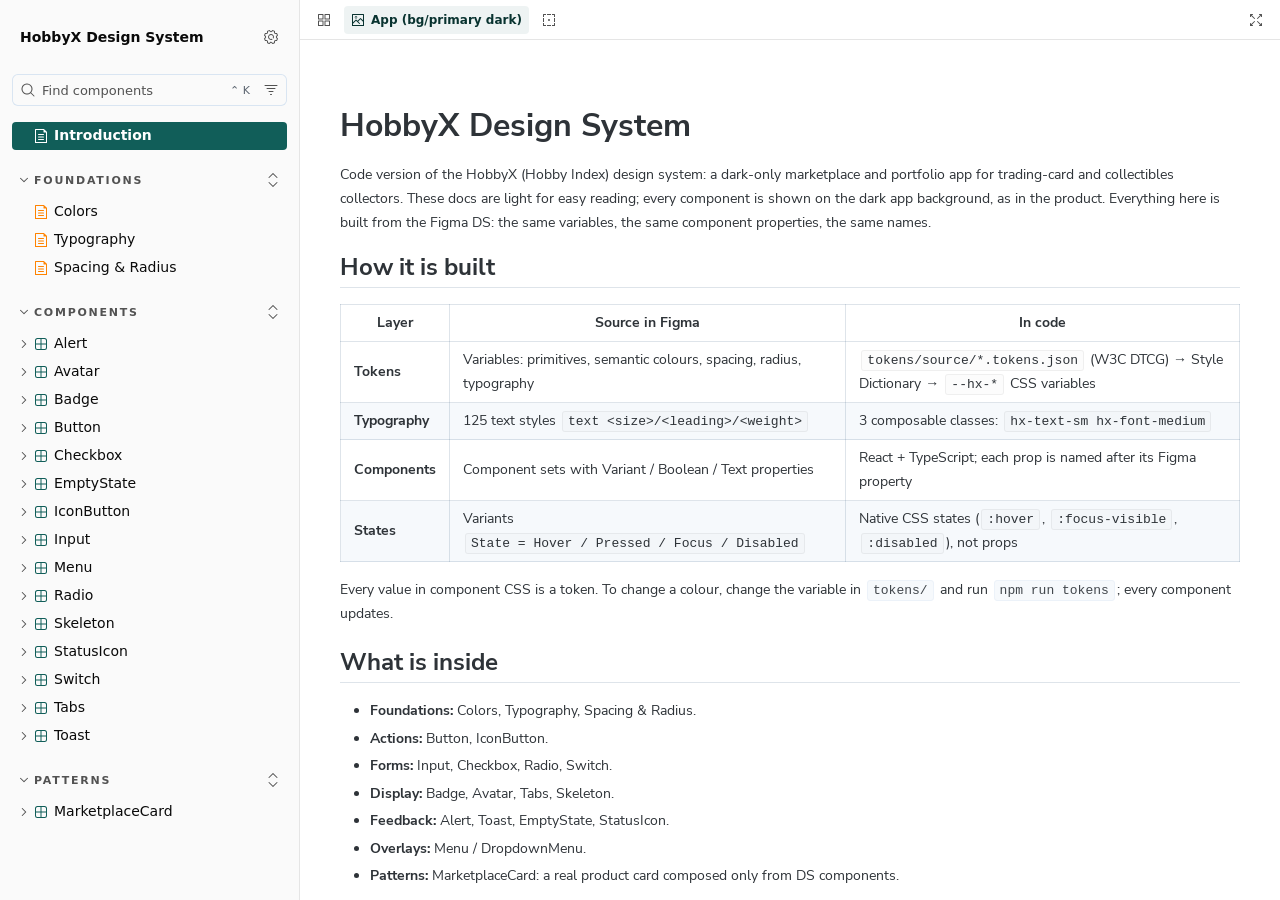
<file: index.html>
<!DOCTYPE html>
<html lang="en">
  <head>
    <meta charset="utf-8" />

    <title>storybook - Storybook</title>
    <meta name="viewport" content="width=device-width, initial-scale=1" />

    
    <link rel="icon" type="image/svg+xml" href="./favicon.svg" />
    
    <style>
      @font-face {
        font-family: 'Nunito Sans';
        font-style: normal;
        font-weight: 400;
        font-display: swap;
        src: url('./sb-common-assets/nunito-sans-regular.woff2') format('woff2');
      }

      @font-face {
        font-family: 'Nunito Sans';
        font-style: italic;
        font-weight: 400;
        font-display: swap;
        src: url('./sb-common-assets/nunito-sans-italic.woff2') format('woff2');
      }

      @font-face {
        font-family: 'Nunito Sans';
        font-style: normal;
        font-weight: 700;
        font-display: swap;
        src: url('./sb-common-assets/nunito-sans-bold.woff2') format('woff2');
      }

      @font-face {
        font-family: 'Nunito Sans';
        font-style: italic;
        font-weight: 700;
        font-display: swap;
        src: url('./sb-common-assets/nunito-sans-bold-italic.woff2') format('woff2');
      }
    </style>

    <link href="./sb-manager/runtime.js" rel="modulepreload" />

    
    <link href="./sb-addons/storybook-core-server-presets-0/common-manager-bundle.js" rel="modulepreload" />
    
    <link href="./sb-addons/chromatic-com-storybook-1/manager-bundle.js" rel="modulepreload" />
    
    <link href="./sb-addons/vitest-2/manager-bundle.js" rel="modulepreload" />
    
    <link href="./sb-addons/a11y-3/manager-bundle.js" rel="modulepreload" />
    
    <link href="./sb-addons/docs-4/manager-bundle.js" rel="modulepreload" />
    
    <link href="./sb-addons/storybook-5/manager-bundle.js" rel="modulepreload" />
      
<script>window.__CHROMATIC_STORYBOOK_ID__ = "935be20dd98a73e57216c5207ee3651e650bfb72bec438c7dbf9dc1063bc5533";</script> 

    <style>
      #storybook-root[hidden] {
        display: none !important;
      }
    </style>

    
  </head>
  <body>
    <div id="root"></div>

    
    <script>
      
        
          window['FEATURES'] = {
  "actions": true,
  "argTypeTargetsV7": true,
  "babelRemoveBugfixes": false,
  "backgrounds": true,
  "changeDetection": true,
  "componentsManifest": true,
  "controls": true,
  "disallowImplicitActionsInRenderV8": true,
  "highlight": true,
  "interactions": true,
  "legacyDecoratorFileOrder": false,
  "measure": true,
  "outline": true,
  "menuOnboardingChecklist": true,
  "sidebarOnboardingChecklist": true,
  "viewport": true
};
        
      
        
          window['REFS'] = {};
        
      
        
          window['LOGLEVEL'] = "info";
        
      
        
          window['DOCS_OPTIONS'] = {
  "defaultName": "Docs"
};
        
      
        
          window['CONFIG_TYPE'] = "PRODUCTION";
        
      
        
          window['DOCGEN_STORY_PREPARED'] = false;
        
      
        
      
        
      
        
          window['TAGS_OPTIONS'] = {};
        
      
        
          window['STORYBOOK_BUILDER'] = "vite";
        
      
        
          window['STORYBOOK_FRAMEWORK'] = "react-vite";
        
      
        
          window['STORYBOOK_RENDERER'] = "react";
        
      
        
      
    </script>
    

    <script type="module">
      import './sb-manager/globals-runtime.js';

      
        import './sb-addons/storybook-core-server-presets-0/common-manager-bundle.js';
      
        import './sb-addons/chromatic-com-storybook-1/manager-bundle.js';
      
        import './sb-addons/vitest-2/manager-bundle.js';
      
        import './sb-addons/a11y-3/manager-bundle.js';
      
        import './sb-addons/docs-4/manager-bundle.js';
      
        import './sb-addons/storybook-5/manager-bundle.js';
      

      import './sb-manager/runtime.js';
    </script>
  </body>
</html>
</file>
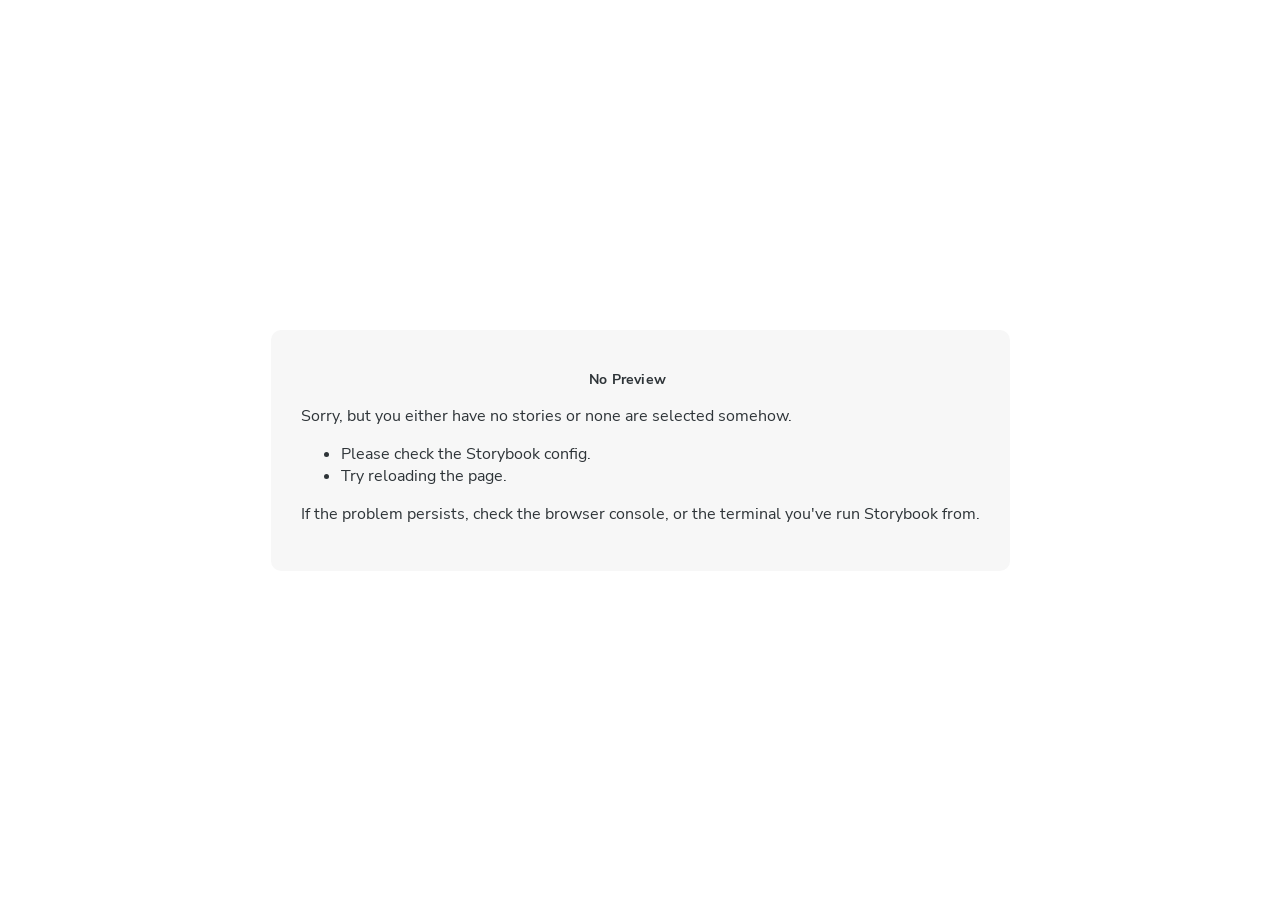
<file: iframe.html>
<!doctype html>
<!--suppress HtmlUnknownTarget -->
<html lang="en">
  <head><script type="module" src="./vite-inject-mocker-entry.js"></script>
    <meta charset="utf-8" />
    <title>Storybook</title>
    <meta name="viewport" content="width=device-width, initial-scale=1" />

    <style>@font-face{font-family:Nunito Sans;font-style:normal;font-weight:400;font-display:swap;src:url(./sb-common-assets/nunito-sans-regular.woff2)format("woff2")}@font-face{font-family:Nunito Sans;font-style:italic;font-weight:400;font-display:swap;src:url(./sb-common-assets/nunito-sans-italic.woff2)format("woff2")}@font-face{font-family:Nunito Sans;font-style:normal;font-weight:700;font-display:swap;src:url(./sb-common-assets/nunito-sans-bold.woff2)format("woff2")}@font-face{font-family:Nunito Sans;font-style:italic;font-weight:700;font-display:swap;src:url(./sb-common-assets/nunito-sans-bold-italic.woff2)format("woff2")}</style>

    <script>
      window.CONFIG_TYPE = 'PRODUCTION';
      window.LOGLEVEL = 'info';
      window.FRAMEWORK_OPTIONS = {};
      window.CHANNEL_OPTIONS = {};
      window.FEATURES = {"actions":true,"argTypeTargetsV7":true,"babelRemoveBugfixes":false,"backgrounds":true,"changeDetection":true,"componentsManifest":true,"controls":true,"disallowImplicitActionsInRenderV8":true,"highlight":true,"interactions":true,"legacyDecoratorFileOrder":false,"measure":true,"outline":true,"menuOnboardingChecklist":true,"sidebarOnboardingChecklist":true,"viewport":true};
      window.STORIES = [{"titlePrefix":"","directory":"./src","files":"**/*.mdx","importPathMatcher":"^\\.[\\\\/](?:src(?:\\/(?!\\.)(?:(?:(?!(?:^|\\/)\\.).)*?)\\/|\\/|$)(?!\\.)(?=.)[^/]*?\\.mdx)$"},{"titlePrefix":"","directory":"./src","files":"**/*.stories.@(js|jsx|mjs|ts|tsx)","importPathMatcher":"^\\.[\\\\/](?:src(?:\\/(?!\\.)(?:(?:(?!(?:^|\\/)\\.).)*?)\\/|\\/|$)(?!\\.)(?=.)[^/]*?\\.stories\\.(js|jsx|mjs|ts|tsx))$"}];
      window.DOCS_OPTIONS = {"defaultName":"Docs"};
      window.TAGS_OPTIONS = {};

      

      // We do this so that "module && module.hot" etc. in Storybook source code
      // doesn't fail (it will simply be disabled)
      window.module = undefined;
      window.global = window;
    </script>
    <base target="_parent" />

<style>
  /* While we aren't showing the main block yet, but still preparing, we want everything the user has rendered, which may or may not be in #storybook-root, to be display none */
  .sb-show-preparing-story:not(.sb-show-main) > :not(.sb-preparing-story) {
    display: none;
  }

  .sb-show-preparing-docs:not(.sb-show-main) > :not(.sb-preparing-docs) {
    display: none;
  }

  /* Hide our own blocks when we aren't supposed to be showing them */
  :not(.sb-show-preparing-story) > .sb-preparing-story,
  :not(.sb-show-preparing-docs) > .sb-preparing-docs,
  :not(.sb-show-nopreview) > .sb-nopreview,
  :not(.sb-show-errordisplay) > .sb-errordisplay {
    display: none;
  }

  .sb-show-main.sb-main-centered {
    margin: 0;
    display: flex;
    align-items: center;
    min-height: 100vh;
  }

  .sb-show-main.sb-main-centered #storybook-root {
    box-sizing: border-box;
    margin: auto;
    padding: 1rem;
    max-height: 100%;
    /* Hack for centering correctly in IE11 */
  }

  /* Vertical centering fix for IE11 */
  @media screen and (-ms-high-contrast: none), (-ms-high-contrast: active) {
    .sb-show-main.sb-main-centered:after {
      content: '';
      min-height: inherit;
      font-size: 0;
    }
  }

  .sb-show-main.sb-main-fullscreen {
    margin: 0;
    padding: 0;
    display: block;
  }

  .sb-show-main.sb-main-padded {
    margin: 0;
    padding: 1rem;
    display: block;
    box-sizing: border-box;
  }

  .sb-wrapper {
    position: fixed;
    top: 0;
    bottom: 0;
    left: 0;
    right: 0;
    box-sizing: border-box;

    padding: 40px;
    font-family:
      'Nunito Sans',
      -apple-system,
      '.SFNSText-Regular',
      'San Francisco',
      BlinkMacSystemFont,
      'Segoe UI',
      'Helvetica Neue',
      Helvetica,
      Arial,
      sans-serif;
    -webkit-font-smoothing: antialiased;
    overflow: auto;
  }

  @media (max-width: 700px) {
    .sb-wrapper {
      padding: 20px;
    }
  }

  @media (max-width: 500px) {
    .sb-wrapper {
      padding: 10px;
    }
  }

  .sb-heading {
    font-size: 14px;
    font-weight: 600;
    letter-spacing: 0.2px;
    margin: 10px 0;
    padding-right: 25px;
  }

  .sb-nopreview {
    display: flex;
    align-content: center;
    justify-content: center;
    box-sizing: border-box;
  }

  .sb-nopreview_main {
    margin: auto;
    padding: 30px;
    border-radius: 10px;
    background: rgb(247, 247, 247);
    color: rgb(46, 52, 56);
  }

  .sb-nopreview_main * {
    background: rgb(247, 247, 247);
    color: rgb(46, 52, 56);
  }

  .sb-nopreview_heading {
    text-align: center;
  }

  .sb-errordisplay {
    background: #f6f9fc;
    color: black;
    z-index: 999999;
    width: 100vw;
    min-height: 100vh;
    box-sizing: border-box;
  }

  .sb-errordisplay_main {
    margin: auto;
    padding: 24px;
    display: flex;
    box-sizing: border-box;

    flex-direction: column;
    min-height: 100%;
    width: 100%;
    border-radius: 6px;
    background: white;
    color: black;
    border: 1px solid #ff0000;
    box-shadow: 0 0 64px rgba(0, 0, 0, 0.1);
    gap: 24px;
  }

  .sb-errordisplay_main ol {
    padding-left: 18px;
    margin: 0;
  }

  /* Redefine colors to ensure readability regardless of user-provided * selectors. */
  .sb-errordisplay_main * {
    background: white;
    color: black;
  }

  /* Exclude error code block from the universal reset to preserve ANSI colors and dark theme */
  .sb-errordisplay_main .sb-errordisplay_code,
  .sb-errordisplay_main .sb-errordisplay_code * {
    background: #242424;
    color: #c6c6c6;
  }

  .sb-errordisplay_main h1 {
    font-family: inherit;
    font-size: 22px;
    font-weight: 400;
    line-height: 30px;
    margin: 0;
  }

  .sb-errordisplay_main h1::before {
    content: '';
    display: inline-block;
    width: 12px;
    height: 12px;
    background: #ff4400;
    border-radius: 50%;
    margin-right: 8px;
  }

  .sb-errordisplay_main p,
  .sb-errordisplay_main ol {
    font-family: inherit;
    font-size: 14px;
    font-weight: 400;
    line-height: 19px;
    margin: 0;
  }

  .sb-errordisplay_main li + li {
    margin: 0;
    padding: 0;
    padding-top: 12px;
  }

  .sb-errordisplay_main a {
    color: currentColor;
  }

  .sb-errordisplay_main .sb-errordisplay_code {
    padding: 10px;
    flex: 1;
    background: #242424;
    color: #c6c6c6;
    box-sizing: border-box;

    font-size: 14px;
    font-weight: 400;
    line-height: 19px;
    border-radius: 4px;

    font-family:
      'Operator Mono', 'Fira Code Retina', 'Fira Code', 'FiraCode-Retina', 'Andale Mono',
      'Lucida Console', Consolas, Monaco, monospace;
    margin: 0;
    overflow: auto;
  }

  .sb-errordisplay_main .sb-errordisplay_code code {
    background-color: inherit;
    color: inherit;
  }

  .sb-errordisplay_main .sb-errordisplay_code {
    white-space: pre-wrap;
  }

  @-webkit-keyframes sb-rotate360 {
    from {
      transform: rotate(0deg);
    }

    to {
      transform: rotate(360deg);
    }
  }

  @keyframes sb-rotate360 {
    from {
      transform: rotate(0deg);
    }

    to {
      transform: rotate(360deg);
    }
  }

  @-webkit-keyframes sb-glow {
    0%,
    100% {
      opacity: 1;
    }

    50% {
      opacity: 0.4;
    }
  }

  @keyframes sb-glow {
    0%,
    100% {
      opacity: 1;
    }

    50% {
      opacity: 0.4;
    }
  }

  /* We display the preparing loaders *over* the rendering story */
  .sb-preparing-story,
  .sb-preparing-docs {
    background-color: white;
    /* Maximum possible z-index. It would be better to use stacking contexts to ensure it's always
    on top, but this isn't possible as it would require making CSS changes that could affect user code */
    z-index: 2147483647;
  }

  .sb-loader {
    -webkit-animation: sb-rotate360 0.7s linear infinite;
    animation: sb-rotate360 0.7s linear infinite;
    border-color: rgba(97, 97, 97, 0.29);
    border-radius: 50%;
    border-style: solid;
    border-top-color: #646464;
    border-width: 2px;
    display: inline-block;
    height: 32px;
    left: 50%;
    margin-left: -16px;
    margin-top: -16px;
    mix-blend-mode: difference;
    overflow: hidden;
    position: absolute;
    top: 50%;
    transition: all 200ms ease-out;
    vertical-align: top;
    width: 32px;
    z-index: 4;
  }

  .sb-previewBlock {
    background: #fff;
    border: 1px solid rgba(0, 0, 0, 0.1);
    border-radius: 4px;
    box-shadow: rgba(0, 0, 0, 0.1) 0 1px 3px 0;
    margin: 25px auto 40px;
    max-width: 600px;
  }

  .sb-previewBlock_header {
    align-items: center;
    box-shadow: rgba(0, 0, 0, 0.1) 0 -1px 0 0 inset;
    display: flex;
    gap: 14px;
    height: 40px;
    padding: 0 12px;
  }

  .sb-previewBlock_icon {
    -webkit-animation: sb-glow 1.5s ease-in-out infinite;
    animation: sb-glow 1.5s ease-in-out infinite;
    background: #e6e6e6;
    height: 14px;
    width: 14px;
  }

  .sb-previewBlock_icon:last-child {
    margin-left: auto;
  }

  .sb-previewBlock_body {
    -webkit-animation: sb-glow 1.5s ease-in-out infinite;
    animation: sb-glow 1.5s ease-in-out infinite;
    height: 182px;
    position: relative;
  }

  .sb-argstableBlock {
    border-collapse: collapse;
    border-spacing: 0;
    font-size: 13px;
    line-height: 20px;
    margin: 25px auto 40px;
    max-width: 600px;
    text-align: left;
    width: 100%;
  }

  .sb-argstableBlock th:first-of-type,
  .sb-argstableBlock td:first-of-type {
    padding-left: 20px;
  }

  .sb-argstableBlock th:nth-of-type(2),
  .sb-argstableBlock td:nth-of-type(2) {
    width: 35%;
  }

  .sb-argstableBlock th:nth-of-type(3),
  .sb-argstableBlock td:nth-of-type(3) {
    width: 15%;
  }

  .sb-argstableBlock th:last-of-type,
  .sb-argstableBlock td:last-of-type {
    width: 25%;
    padding-right: 20px;
  }

  .sb-argstableBlock th span,
  .sb-argstableBlock td span {
    -webkit-animation: sb-glow 1.5s ease-in-out infinite;
    animation: sb-glow 1.5s ease-in-out infinite;
    background-color: rgba(0, 0, 0, 0.1);
    border-radius: 0;
    box-shadow: none;
    color: transparent;
  }

  .sb-argstableBlock th {
    padding: 10px 15px;
  }

  .sb-argstableBlock-body {
    border-radius: 4px;
    box-shadow:
      rgba(0, 0, 0, 0.1) 0 1px 3px 1px,
      rgba(0, 0, 0, 0.065) 0 0 0 1px;
  }

  .sb-argstableBlock-body tr {
    background: transparent;
    overflow: hidden;
  }

  .sb-argstableBlock-body tr:not(:first-child) {
    border-top: 1px solid #e6e6e6;
  }

  .sb-argstableBlock-body tr:first-child td:first-child {
    border-top-left-radius: 4px;
  }

  .sb-argstableBlock-body tr:first-child td:last-child {
    border-top-right-radius: 4px;
  }

  .sb-argstableBlock-body tr:last-child td:first-child {
    border-bottom-left-radius: 4px;
  }

  .sb-argstableBlock-body tr:last-child td:last-child {
    border-bottom-right-radius: 4px;
  }

  .sb-argstableBlock-body td {
    background: #fff;
    padding-bottom: 10px;
    padding-top: 10px;
    vertical-align: top;
  }

  .sb-argstableBlock-body td:not(:first-of-type) {
    padding-left: 15px;
    padding-right: 15px;
  }

  .sb-argstableBlock-body button {
    -webkit-animation: sb-glow 1.5s ease-in-out infinite;
    animation: sb-glow 1.5s ease-in-out infinite;
    background-color: rgba(0, 0, 0, 0.1);
    border: 0;
    border-radius: 0;
    box-shadow: none;
    color: transparent;
    display: inline;
    font-size: 12px;
    line-height: 1;
    padding: 10px 16px;
  }

  .sb-argstableBlock-summary {
    margin-top: 4px;
  }

  .sb-argstableBlock-code {
    margin-right: 4px;
    margin-bottom: 4px;
    padding: 2px 5px;
  }

  .sb-sr-only,
  .sb-hidden-until-focus:not(:focus) {
    position: absolute;
    width: 1px;
    height: 1px;
    padding: 0px;
    margin: -1px;
    overflow: hidden;
    clip: rect(0, 0, 0, 0);
    border: none;
  }

  .sb-hidden-until-focus {
    opacity: 0;
    transition: opacity 150ms ease-out;
  }

  .sb-hidden-until-focus:focus {
    opacity: 1;
  }
</style>

<script>
  /* globals window */
  try {
    if (window.top !== window) {
      window.__REACT_DEVTOOLS_GLOBAL_HOOK__ = window.top.__REACT_DEVTOOLS_GLOBAL_HOOK__;
      window.__VUE_DEVTOOLS_GLOBAL_HOOK__ = window.top.__VUE_DEVTOOLS_GLOBAL_HOOK__;
      window.top.__VUE_DEVTOOLS_CONTEXT__ = window.document;
    }
  } catch (e) {
    // eslint-disable-next-line no-console
    console.warn('unable to connect to top frame for connecting dev tools');
  }
</script>
<link rel="preconnect" href="https://fonts.googleapis.com" />
<link rel="preconnect" href="https://fonts.gstatic.com" crossorigin />
<link href="https://fonts.googleapis.com/css2?family=Momo+Trust+Sans:wght@400;500;600;700;800&display=swap" rel="stylesheet" />

    <script type="module" crossorigin src="./assets/iframe-BmrLVGkv.js"></script>
    <link rel="modulepreload" crossorigin href="./assets/rolldown-runtime-sJBDdmOt.js">
    <link rel="modulepreload" crossorigin href="./assets/preload-helper-Dt5pTa-y.js">
    <link rel="modulepreload" crossorigin href="./assets/react-DlPsW1c0.js">
    <link rel="modulepreload" crossorigin href="./assets/chunk-S6AASC6I-D9Pk2YxV.js">
    <link rel="modulepreload" crossorigin href="./assets/chunk-DRQKCCAG-CCU5JLR1.js">
    <link rel="modulepreload" crossorigin href="./assets/theming-B5h3ML3F.js">
    <link rel="modulepreload" crossorigin href="./assets/iframe-CmOPdzAb.js">
    <link rel="stylesheet" crossorigin href="./assets/iframe-DBm-N9MC.css">
  </head>

  <body>
    <div class="sb-preparing-story sb-wrapper">
  <div class="sb-loader"></div>
</div>

<div class="sb-preparing-docs sb-wrapper">
  <div class="sb-previewBlock">
    <div class="sb-previewBlock_header">
      <div class="sb-previewBlock_icon"></div>
      <div class="sb-previewBlock_icon"></div>
      <div class="sb-previewBlock_icon"></div>
      <div class="sb-previewBlock_icon"></div>
    </div>
    <div class="sb-previewBlock_body">
      <div class="sb-loader"></div>
    </div>
  </div>
  <table aria-hidden="true" class="sb-argstableBlock">
    <thead class="sb-argstableBlock-head">
      <tr>
        <th><span>Name</span></th>
        <th><span>Description</span></th>
        <th><span>Default</span></th>
        <th><span>Control </span></th>
      </tr>
    </thead>
    <tbody class="sb-argstableBlock-body">
      <tr>
        <td><span>propertyName</span><span title="Required">*</span></td>
        <td>
          <div><span>This is a short description</span></div>
          <div class="sb-argstableBlock-summary">
            <div><span class="sb-argstableBlock-code">summary</span></div>
          </div>
        </td>
        <td>
          <div><span class="sb-argstableBlock-code">defaultValue</span></div>
        </td>
        <td><button>Set string</button></td>
      </tr>
      <tr>
        <td><span>propertyName</span><span>*</span></td>
        <td>
          <div><span>This is a short description</span></div>
          <div class="sb-argstableBlock-summary">
            <div><span class="sb-argstableBlock-code">summary</span></div>
          </div>
        </td>
        <td>
          <div><span class="sb-argstableBlock-code">defaultValue</span></div>
        </td>
        <td><button>Set string</button></td>
      </tr>
      <tr>
        <td><span>propertyName</span><span>*</span></td>
        <td>
          <div><span>This is a short description</span></div>
          <div class="sb-argstableBlock-summary">
            <div><span class="sb-argstableBlock-code">summary</span></div>
          </div>
        </td>
        <td>
          <div><span class="sb-argstableBlock-code">defaultValue</span></div>
        </td>
        <td><button>Set string</button></td>
      </tr>
    </tbody>
  </table>
</div>

<div class="sb-nopreview sb-wrapper">
  <div class="sb-nopreview_main">
    <h1 class="sb-nopreview_heading sb-heading">No Preview</h1>
    <p>Sorry, but you either have no stories or none are selected somehow.</p>
    <ul>
      <li>Please check the Storybook config.</li>
      <li>Try reloading the page.</li>
    </ul>
    <p>
      If the problem persists, check the browser console, or the terminal you've run Storybook from.
    </p>
  </div>
</div>

<div class="sb-errordisplay sb-wrapper">
  <div class="sb-errordisplay_main">
    <h1 id="error-message"></h1>
    <p>
      The component failed to render properly, likely due to a configuration issue in Storybook.
      Here are some common causes and how you can address them:
    </p>
    <ol>
      <li>
        <strong>Missing Context/Providers</strong>: You can use decorators to supply specific
        contexts or providers, which are sometimes necessary for components to render correctly. For
        detailed instructions on using decorators, please visit the
        <a href="https://storybook.js.org/docs/writing-stories/decorators"
          >Decorators documentation</a
        >.
      </li>
      <li>
        <strong>Misconfigured Webpack or Vite</strong>: Verify that Storybook picks up all necessary
        settings for loaders, plugins, and other relevant parameters. You can find step-by-step
        guides for configuring
        <a href="https://storybook.js.org/docs/builders/webpack">Webpack</a> or
        <a href="https://storybook.js.org/docs/builders/vite">Vite</a>
        with Storybook.
      </li>
      <li>
        <strong>Missing Environment Variables</strong>: Your Storybook may require specific
        environment variables to function as intended. You can set up custom environment variables
        as outlined in the
        <a href="https://storybook.js.org/docs/configure/environment-variables"
          >Environment Variables documentation</a
        >.
      </li>
    </ol>
    <pre class="sb-errordisplay_code"><code id="error-stack"></code></pre>
  </div>
</div>

    <div id="storybook-root"></div>
    <div id="storybook-docs"></div>
    <script>
      function __onViteAppLoadingError(event) {
        const hostname = globalThis.location.hostname;
        if (hostname !== 'localhost' && globalThis.CONFIG_TYPE === 'DEVELOPMENT') {
          const message = `Failed to load the Storybook preview file 'vite-app.js':

      It looks like you're visiting the Storybook development server on another hostname than localhost: '${hostname}', but you haven't configured the necessary security features to support this.
      Please re-run your Storybook development server with the '--host ${hostname}' flag, or manually configure your Vite allowedHosts configuration with viteFinal.

      See:`;
          const docs = [
            'https://storybook.js.org/docs/api/cli-options#dev',
            'https://storybook.js.org/docs/api/main-config/main-config-vite-final',
            'https://vite.dev/config/server-options.html#server-allowedhosts',
          ];
          console.error(`${message}\n${docs.map((doc) => `- ${doc}`).join('\n')}`);

          document.getElementById('storybook-root').innerHTML =
            `<p style="color: red; max-width: 70ch">${message.replaceAll(
              '\n',
              '<br/>'
            )}<ul>${docs.map((doc) => `<li><a href='${doc}' target='_blank'>${doc}</a></li>`).join('')}</ul></p>`;
          return;
        }
      }
    </script>
  </body>
</html>
</file>
<file: assets/iframe-DBm-N9MC.css>
:root{--hx-spacing-0:0px;--hx-spacing-1:4px;--hx-spacing-2:8px;--hx-spacing-3:12px;--hx-spacing-4:16px;--hx-spacing-5:20px;--hx-spacing-6:24px;--hx-spacing-7:28px;--hx-spacing-8:32px;--hx-spacing-10:40px;--hx-spacing-12:48px;--hx-spacing-14:56px;--hx-spacing-16:64px;--hx-spacing-20:80px;--hx-spacing-24:96px;--hx-spacing-px:1px;--hx-spacing-0-5:2px;--hx-spacing-1-5:6px;--hx-spacing-2-5:10px;--hx-spacing-3-5:14px;--hx-radius-none:0px;--hx-radius-sm:4px;--hx-radius-md:6px;--hx-radius-lg:8px;--hx-radius-xl:12px;--hx-radius-2xl:16px;--hx-radius-3xl:20px;--hx-radius-4xl:24px;--hx-radius-5xl:28px;--hx-radius-6xl:32px;--hx-radius-full:9999px;--hx-font-family-sans:"Momo Trust Sans", system-ui, sans-serif;--hx-font-family-mono:Menlo, ui-monospace, monospace;--hx-font-weight-normal:400;--hx-font-weight-medium:500;--hx-font-weight-semibold:600;--hx-font-weight-bold:700;--hx-font-weight-extrabold:800;--hx-font-size-2xs:10px;--hx-font-size-xs:12px;--hx-font-size-sm:14px;--hx-font-size-base:16px;--hx-font-size-lg:18px;--hx-font-size-xl:20px;--hx-font-size-2xl:24px;--hx-font-size-3xl:30px;--hx-font-size-4xl:36px;--hx-font-size-5xl:48px;--hx-font-line-height-xs:16px;--hx-font-line-height-sm:20px;--hx-font-line-height-base:24px;--hx-font-line-height-lg:28px;--hx-font-line-height-xl:28px;--hx-font-line-height-2xl:32px;--hx-font-line-height-3xl:36px;--hx-font-line-height-4xl:40px;--hx-font-line-height-5xl:48px;--hx-font-line-height-tight-2xs:1.2;--hx-font-line-height-tight-xs:1.2;--hx-font-line-height-tight-sm:1.3;--hx-font-line-height-tight-base:1.3;--hx-font-line-height-tight-lg:1.3;--hx-font-line-height-tight-xl:1.3;--hx-font-line-height-tight-2xl:1;--hx-font-line-height-tight-3xl:1;--hx-font-line-height-tight-4xl:1;--hx-font-line-height-tight-5xl:1;--hx-primitive-color-base-black:#000;--hx-primitive-color-base-white:#fff;--hx-primitive-color-slate-50:#f8fafc;--hx-primitive-color-slate-400:#94a3b8;--hx-primitive-color-slate-500:#64748b;--hx-primitive-color-slate-800:#1e293b;--hx-primitive-color-zinc-50:#fafafa;--hx-primitive-color-zinc-100:#f4f4f5;--hx-primitive-color-zinc-200:#e4e4e7;--hx-primitive-color-zinc-300:#d4d4d8;--hx-primitive-color-zinc-400:#a1a1aa;--hx-primitive-color-zinc-500:#71717a;--hx-primitive-color-zinc-600:#52525b;--hx-primitive-color-zinc-700:#3f3f46;--hx-primitive-color-zinc-800:#27272a;--hx-primitive-color-zinc-900:#18181b;--hx-primitive-color-zinc-950:#09090b;--hx-primitive-color-neutral-50:#fafafa;--hx-primitive-color-neutral-100:#f5f5f5;--hx-primitive-color-neutral-200:#e5e5e5;--hx-primitive-color-neutral-300:#d4d4d4;--hx-primitive-color-neutral-400:#a3a3a3;--hx-primitive-color-neutral-500:#737373;--hx-primitive-color-neutral-600:#525252;--hx-primitive-color-neutral-700:#404040;--hx-primitive-color-neutral-800:#262626;--hx-primitive-color-neutral-900:#171717;--hx-primitive-color-neutral-950:#0a0a0a;--hx-primitive-color-red-50:#fef2f2;--hx-primitive-color-red-100:#fee2e2;--hx-primitive-color-red-300:#fca5a5;--hx-primitive-color-red-500:#ef4444;--hx-primitive-color-red-600:#dc2626;--hx-primitive-color-red-700:#b91c1c;--hx-primitive-color-red-800:#991b1b;--hx-primitive-color-red-900:#7f1d1d;--hx-primitive-color-red-950:#450a0a;--hx-primitive-color-yellow-100:#fef9c3;--hx-primitive-color-yellow-300:#fde047;--hx-primitive-color-yellow-400:#facc15;--hx-primitive-color-yellow-500:#eab308;--hx-primitive-color-yellow-950:#422006;--hx-primitive-color-lime-300:#bef264;--hx-primitive-color-lime-400:#a3e635;--hx-primitive-color-lime-500:#84cc16;--hx-primitive-color-lime-600:#65a30d;--hx-primitive-color-lime-700:#4d7c0f;--hx-primitive-color-lime-950:#1a2e05;--hx-primitive-color-teal-50:#f0fdfa;--hx-primitive-color-teal-100:#ccfbf1;--hx-primitive-color-teal-200:#99f6e4;--hx-primitive-color-teal-300:#5eead4;--hx-primitive-color-teal-400:#2dd4bf;--hx-primitive-color-teal-500:#14b8a6;--hx-primitive-color-teal-600:#0d9488;--hx-primitive-color-teal-700:#0f766e;--hx-primitive-color-teal-800:#115e59;--hx-primitive-color-teal-900:#134e4a;--hx-primitive-color-teal-950:#042f2e;--hx-primitive-color-sky-50:#f0f9ff;--hx-primitive-color-sky-400:#38bdf8;--hx-primitive-color-sky-500:#0ea5e9;--hx-primitive-color-sky-600:#0284c7;--hx-primitive-color-blue-400:#60a5fa;--hx-primitive-color-blue-500:#3b82f6;--hx-primitive-color-blue-700:#1d4ed8;--hx-primitive-color-emerald-900:#064e3b;--hx-primitive-color-pink-50:#fdf2f8;--hx-primitive-color-pink-300:#f9a8d4;--hx-primitive-color-pink-400:#f472b6;--hx-primitive-color-pink-500:#ec4899;--hx-primitive-color-pink-600:#db2777;--hx-primitive-color-pink-700:#be185d;--hx-primitive-color-pink-800:#9d174d;--hx-primitive-color-pink-900:#831843;--hx-primitive-color-pink-950:#500724;--hx-color-buttons-destructive:#ff0303;--hx-color-buttons-destructive-bg:#f3000066;--hx-color-buttons-destructive-hover:#ef444499;--hx-color-buttons-destructive-pressed:#b91c1c66;--hx-color-buttons-blur:#3232324d;--hx-color-buttons-transparent:#ffffff1a;--hx-color-bg-disabled:#65656580;--hx-color-bg-blur:#3232324d;--hx-color-bg-blur-nav:#434343cc;--hx-color-bg-transparent:#ffffff1a;--hx-color-bg-overlay:#13131380;--hx-color-bg-destructive-light:#ef444480;--hx-color-typography-disabled:#656565a6;--hx-color-typography-teal-dark:#021b1a;--hx-color-stroke-transparent:#ffffff1a;--hx-color-stroke-linear:#fff6;--hx-color-stroke-disabled:#656565a6;--hx-color-elements-transparent:#ffffff1a;--hx-color-elements-blur:#3232324d;--hx-color-elements-disabled:#65656580;--hx-color-chart-1:#2a9d90;--hx-color-chart-2:#e76e50;--hx-color-chart-3:#274754;--hx-color-chart-4:#e8c468;--hx-color-chart-5:#f4a462;--hx-color-badge-green-blur-bg:#84cc161a;--hx-color-badge-red-blur-bg:#ef44441a;--hx-color-badge-yellow-blur-bg:#facc151a;--hx-color-badge-blue-blur-bg:#10a2ed1a;--hx-color-badge-grey-blur-bg:#a3a3a31a;--hx-color-badge-teal-blur-bg:#5eead41a;--hx-color-badge-teal-blur-bg-hover:#5eead433;--hx-color-badge-pink-blur-bg:#ec48991a;--hx-color-badge-white-blur-bg:#ffffff1a;--hx-color-buttons-primary:var(--hx-primitive-color-teal-800);--hx-color-buttons-hover:var(--hx-primitive-color-teal-700);--hx-color-buttons-pressed:var(--hx-primitive-color-teal-900);--hx-color-buttons-outline:var(--hx-primitive-color-base-white);--hx-color-bg-primary-dark:var(--hx-primitive-color-neutral-950);--hx-color-bg-secondary-dark:var(--hx-primitive-color-neutral-900);--hx-color-bg-main:var(--hx-primitive-color-teal-800);--hx-color-bg-accent:var(--hx-primitive-color-teal-600);--hx-color-bg-skeleton:var(--hx-primitive-color-neutral-900);--hx-color-bg-destructive-dark:var(--hx-primitive-color-red-700);--hx-color-typography-primary-light:var(--hx-primitive-color-neutral-50);--hx-color-typography-primary-dark:var(--hx-primitive-color-neutral-950);--hx-color-typography-secondary:var(--hx-primitive-color-neutral-400);--hx-color-typography-secondary-light:var(--hx-primitive-color-neutral-300);--hx-color-typography-mute:var(--hx-primitive-color-zinc-400);--hx-color-typography-link:var(--hx-primitive-color-slate-400);--hx-color-typography-main:var(--hx-primitive-color-teal-800);--hx-color-typography-accent-600:var(--hx-primitive-color-teal-600);--hx-color-typography-accent-300:var(--hx-primitive-color-teal-300);--hx-color-typography-accent:var(--hx-primitive-color-sky-500);--hx-color-typography-success:var(--hx-primitive-color-lime-500);--hx-color-typography-warning:var(--hx-primitive-color-yellow-400);--hx-color-typography-destructive:var(--hx-primitive-color-red-500);--hx-color-typography-destructive-light:var(--hx-primitive-color-red-100);--hx-color-typography-destructive-dark:var(--hx-primitive-color-red-700);--hx-color-icons-primary-light:var(--hx-primitive-color-neutral-50);--hx-color-icons-primary-dark:var(--hx-primitive-color-neutral-950);--hx-color-icons-secondary:var(--hx-primitive-color-neutral-400);--hx-color-icons-mute:var(--hx-primitive-color-zinc-500);--hx-color-icons-link:var(--hx-primitive-color-slate-400);--hx-color-icons-main:var(--hx-primitive-color-teal-800);--hx-color-icons-accent-600:var(--hx-primitive-color-teal-600);--hx-color-icons-accent-300:var(--hx-primitive-color-teal-300);--hx-color-icons-light-teal:var(--hx-primitive-color-teal-50);--hx-color-icons-lime-500:var(--hx-primitive-color-lime-500);--hx-color-icons-destructive:var(--hx-primitive-color-red-50);--hx-color-stroke-main:var(--hx-primitive-color-teal-800);--hx-color-stroke-accent:var(--hx-primitive-color-teal-600);--hx-color-stroke-light-teal-300:var(--hx-primitive-color-teal-300);--hx-color-stroke-light:var(--hx-primitive-color-neutral-200);--hx-color-stroke-secondary:var(--hx-primitive-color-neutral-400);--hx-color-stroke-mute:var(--hx-primitive-color-zinc-500);--hx-color-stroke-lime:var(--hx-primitive-color-lime-500);--hx-color-stroke-warning:var(--hx-primitive-color-red-600);--hx-color-stroke-destructive:var(--hx-primitive-color-red-500);--hx-color-elements-main:var(--hx-primitive-color-teal-800);--hx-color-elements-accent:var(--hx-primitive-color-teal-600);--hx-color-elements-bg-blur-teal:var(--hx-primitive-color-teal-500);--hx-color-elements-lime-accent:var(--hx-primitive-color-lime-500);--hx-color-elements-mute:var(--hx-primitive-color-zinc-800);--hx-color-elements-warning:var(--hx-primitive-color-red-600);--hx-color-elements-bg-blur-red:var(--hx-primitive-color-red-700);--hx-color-badge-green-blur-fg:var(--hx-primitive-color-lime-500);--hx-color-badge-green-filled-bg:var(--hx-primitive-color-lime-500);--hx-color-badge-green-filled-fg:var(--hx-primitive-color-lime-950);--hx-color-badge-red-blur-fg:var(--hx-primitive-color-red-500);--hx-color-badge-red-filled-bg:var(--hx-primitive-color-red-700);--hx-color-badge-red-filled-fg:var(--hx-primitive-color-red-50);--hx-color-badge-yellow-blur-fg:var(--hx-primitive-color-yellow-400);--hx-color-badge-yellow-filled-bg:var(--hx-primitive-color-yellow-400);--hx-color-badge-yellow-filled-fg:var(--hx-primitive-color-yellow-950);--hx-color-badge-blue-blur-fg:var(--hx-primitive-color-sky-500);--hx-color-badge-blue-filled-bg:var(--hx-primitive-color-blue-700);--hx-color-badge-blue-filled-fg:var(--hx-primitive-color-sky-50);--hx-color-badge-grey-blur-fg:var(--hx-primitive-color-neutral-400);--hx-color-badge-grey-filled-bg:var(--hx-primitive-color-neutral-700);--hx-color-badge-grey-filled-fg:var(--hx-primitive-color-neutral-50);--hx-color-badge-teal-blur-fg:var(--hx-primitive-color-teal-300);--hx-color-badge-teal-filled-bg:var(--hx-primitive-color-teal-500);--hx-color-badge-teal-filled-fg:var(--hx-primitive-color-teal-950);--hx-color-badge-pink-blur-fg:var(--hx-primitive-color-pink-500);--hx-color-badge-pink-filled-bg:var(--hx-primitive-color-pink-700);--hx-color-badge-pink-filled-fg:var(--hx-primitive-color-pink-50);--hx-color-badge-white-blur-fg:var(--hx-primitive-color-neutral-100);--hx-color-badge-white-filled-bg:var(--hx-primitive-color-neutral-100);--hx-color-badge-white-filled-fg:var(--hx-primitive-color-neutral-900)}.hx-text-2xs-tight{font-family:var(--hx-font-family-sans);font-size:var(--hx-font-size-2xs);line-height:var(--hx-font-line-height-tight-2xs)}.hx-text-xs{font-family:var(--hx-font-family-sans);font-size:var(--hx-font-size-xs);line-height:var(--hx-font-line-height-xs)}.hx-text-xs-tight{font-family:var(--hx-font-family-sans);font-size:var(--hx-font-size-xs);line-height:var(--hx-font-line-height-tight-xs)}.hx-text-sm{font-family:var(--hx-font-family-sans);font-size:var(--hx-font-size-sm);line-height:var(--hx-font-line-height-sm)}.hx-text-sm-tight{font-family:var(--hx-font-family-sans);font-size:var(--hx-font-size-sm);line-height:var(--hx-font-line-height-tight-sm)}.hx-text-base{font-family:var(--hx-font-family-sans);font-size:var(--hx-font-size-base);line-height:var(--hx-font-line-height-base)}.hx-text-base-tight{font-family:var(--hx-font-family-sans);font-size:var(--hx-font-size-base);line-height:var(--hx-font-line-height-tight-base)}.hx-text-lg{font-family:var(--hx-font-family-sans);font-size:var(--hx-font-size-lg);line-height:var(--hx-font-line-height-lg)}.hx-text-lg-tight{font-family:var(--hx-font-family-sans);font-size:var(--hx-font-size-lg);line-height:var(--hx-font-line-height-tight-lg)}.hx-text-xl{font-family:var(--hx-font-family-sans);font-size:var(--hx-font-size-xl);line-height:var(--hx-font-line-height-xl)}.hx-text-xl-tight{font-family:var(--hx-font-family-sans);font-size:var(--hx-font-size-xl);line-height:var(--hx-font-line-height-tight-xl)}.hx-text-2xl{font-family:var(--hx-font-family-sans);font-size:var(--hx-font-size-2xl);line-height:var(--hx-font-line-height-2xl)}.hx-text-2xl-tight{font-family:var(--hx-font-family-sans);font-size:var(--hx-font-size-2xl);line-height:var(--hx-font-line-height-tight-2xl)}.hx-text-3xl{font-family:var(--hx-font-family-sans);font-size:var(--hx-font-size-3xl);line-height:var(--hx-font-line-height-3xl)}.hx-text-3xl-tight{font-family:var(--hx-font-family-sans);font-size:var(--hx-font-size-3xl);line-height:var(--hx-font-line-height-tight-3xl)}.hx-text-4xl{font-family:var(--hx-font-family-sans);font-size:var(--hx-font-size-4xl);line-height:var(--hx-font-line-height-4xl)}.hx-text-4xl-tight{font-family:var(--hx-font-family-sans);font-size:var(--hx-font-size-4xl);line-height:var(--hx-font-line-height-tight-4xl)}.hx-text-5xl{font-family:var(--hx-font-family-sans);font-size:var(--hx-font-size-5xl);line-height:var(--hx-font-line-height-5xl)}.hx-text-5xl-tight{font-family:var(--hx-font-family-sans);font-size:var(--hx-font-size-5xl);line-height:var(--hx-font-line-height-tight-5xl)}.hx-font-normal{font-weight:var(--hx-font-weight-normal)}.hx-font-medium{font-weight:var(--hx-font-weight-medium)}.hx-font-semibold{font-weight:var(--hx-font-weight-semibold)}.hx-font-bold{font-weight:var(--hx-font-weight-bold)}.hx-underline{text-decoration:underline}.hx-strike{text-decoration:line-through}
</file>
